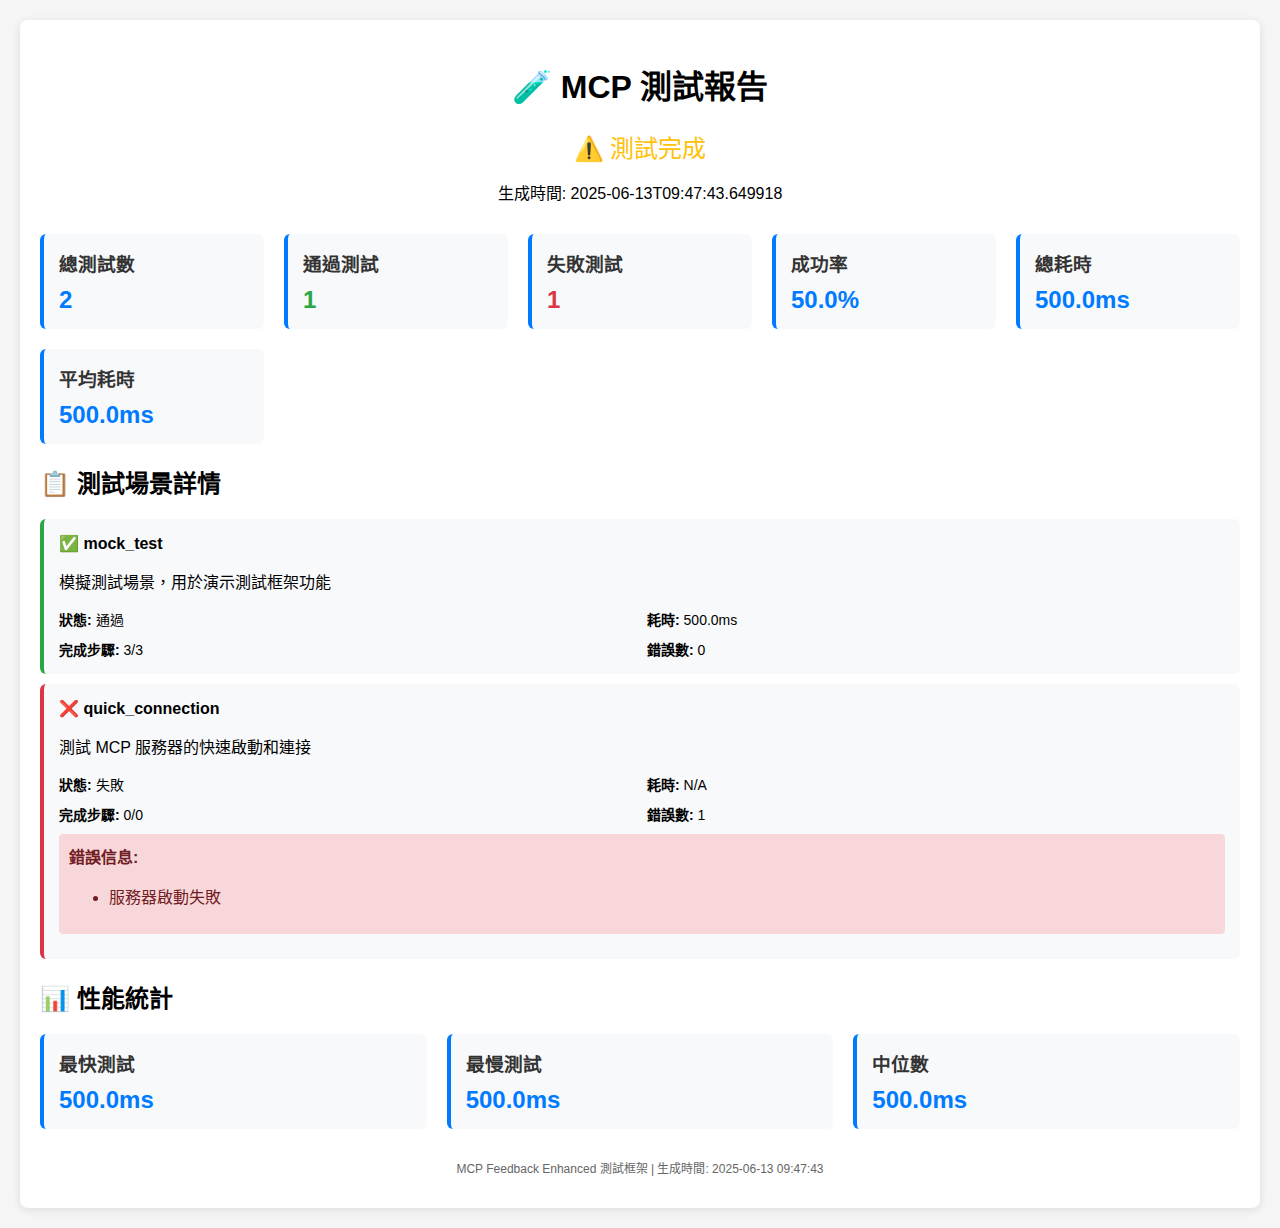
<file: test_reports/mcp_test_report_20250613_094743.html>
<!DOCTYPE html>
<html lang="zh-TW">
<head>
    <meta charset="UTF-8">
    <meta name="viewport" content="width=device-width, initial-scale=1.0">
    <title>MCP 測試報告</title>
    <style>
        body { font-family: Arial, sans-serif; margin: 20px; background: #f5f5f5; }
        .container { max-width: 1200px; margin: 0 auto; background: white; padding: 20px; border-radius: 8px; box-shadow: 0 2px 10px rgba(0,0,0,0.1); }
        .header { text-align: center; margin-bottom: 30px; }
        .status { font-size: 24px; margin: 10px 0; }
        .success { color: #28a745; }
        .warning { color: #ffc107; }
        .error { color: #dc3545; }
        .summary { display: grid; grid-template-columns: repeat(auto-fit, minmax(200px, 1fr)); gap: 20px; margin: 20px 0; }
        .card { background: #f8f9fa; padding: 15px; border-radius: 6px; border-left: 4px solid #007bff; }
        .card h3 { margin: 0 0 10px 0; color: #333; }
        .card .value { font-size: 24px; font-weight: bold; color: #007bff; }
        .scenarios { margin: 20px 0; }
        .scenario { background: #f8f9fa; margin: 10px 0; padding: 15px; border-radius: 6px; border-left: 4px solid #28a745; }
        .scenario.failed { border-left-color: #dc3545; }
        .scenario h4 { margin: 0 0 10px 0; }
        .scenario-details { display: grid; grid-template-columns: 1fr 1fr; gap: 10px; font-size: 14px; }
        .errors { background: #f8d7da; color: #721c24; padding: 10px; border-radius: 4px; margin: 10px 0; }
        .performance { margin: 20px 0; }
        .footer { text-align: center; margin-top: 30px; color: #666; font-size: 12px; }
    </style>
</head>
<body>
    <div class="container">
        <div class="header">
            <h1>🧪 MCP 測試報告</h1>
            <div class="status warning">
                ⚠️ 測試完成
            </div>
            <p>生成時間: 2025-06-13T09:47:43.649918</p>
        </div>
        
        <div class="summary">
            <div class="card">
                <h3>總測試數</h3>
                <div class="value">2</div>
            </div>
            <div class="card">
                <h3>通過測試</h3>
                <div class="value" style="color: #28a745;">1</div>
            </div>
            <div class="card">
                <h3>失敗測試</h3>
                <div class="value" style="color: #dc3545;">1</div>
            </div>
            <div class="card">
                <h3>成功率</h3>
                <div class="value">50.0%</div>
            </div>
            <div class="card">
                <h3>總耗時</h3>
                <div class="value">500.0ms</div>
            </div>
            <div class="card">
                <h3>平均耗時</h3>
                <div class="value">500.0ms</div>
            </div>
        </div>
        
        <div class="scenarios">
            <h2>📋 測試場景詳情</h2>

            <div class="scenario ">
                <h4>✅ mock_test</h4>
                <p>模擬測試場景，用於演示測試框架功能</p>
                <div class="scenario-details">
                    <div><strong>狀態:</strong> 通過</div>
                    <div><strong>耗時:</strong> 500.0ms</div>
                    <div><strong>完成步驟:</strong> 3/3</div>
                    <div><strong>錯誤數:</strong> 0</div>
                </div>
</div>
            <div class="scenario failed">
                <h4>❌ quick_connection</h4>
                <p>測試 MCP 服務器的快速啟動和連接</p>
                <div class="scenario-details">
                    <div><strong>狀態:</strong> 失敗</div>
                    <div><strong>耗時:</strong> N/A</div>
                    <div><strong>完成步驟:</strong> 0/0</div>
                    <div><strong>錯誤數:</strong> 1</div>
                </div>
<div class="errors"><strong>錯誤信息:</strong><ul><li>服務器啟動失敗</li></ul></div></div>
        </div>
        
        <div class="performance">
            <h2>📊 性能統計</h2>
            <div class="summary">
                <div class="card">
                    <h3>最快測試</h3>
                    <div class="value">500.0ms</div>
                </div>
                <div class="card">
                    <h3>最慢測試</h3>
                    <div class="value">500.0ms</div>
                </div>
                <div class="card">
                    <h3>中位數</h3>
                    <div class="value">500.0ms</div>
                </div>
            </div>
        </div>
        
        <div class="footer">
            <p>MCP Feedback Enhanced 測試框架 | 生成時間: 2025-06-13 09:47:43</p>
        </div>
    </div>
</body>
</html>
</file>
